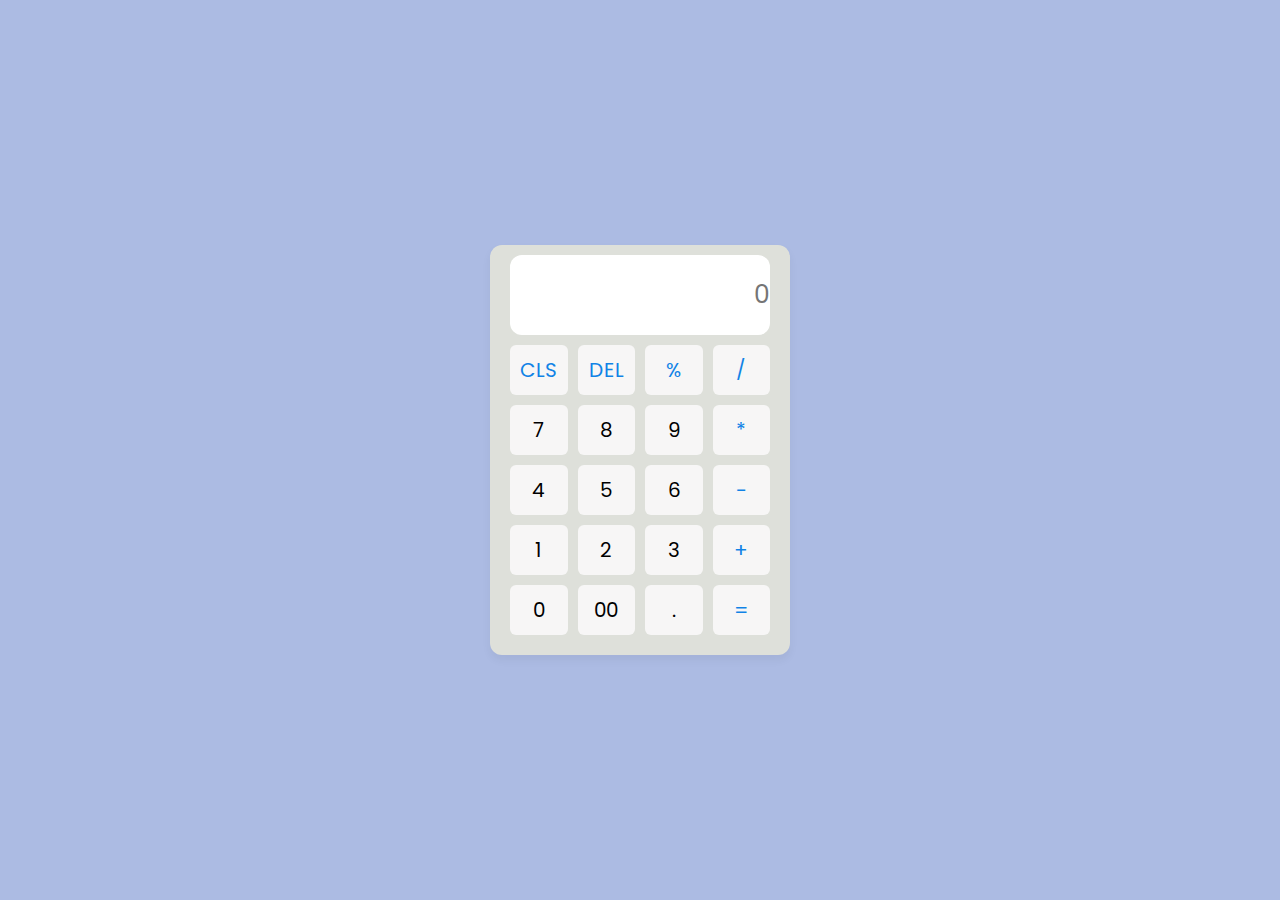
<file: codsoft/Calculator/index.html>
<!DOCTYPE html>
<html lang="en">
  <head>
    <meta charset="UTF-8" />
    <meta http-equiv="X-UA-Compatible" content="IE=edge" />
    <meta name="viewport" content="width=device-width, initial-scale=1.0" />
    <title>Calculator</title>
    <link rel="stylesheet" href="style.css" />
  </head>
  <body>
    <div class="container">
      <input type="text" placeholder="0" class="display" />

      <div class="buttons">
        <button class="operator" data-value="CLS">CLS</button>
        <button class="operator" data-value="DEL">DEL</button>
        <button class="operator" data-value="%">%</button>
        <button class="operator" data-value="/">/</button>

        <button data-value="7">7</button>
        <button data-value="8">8</button>
        <button data-value="9">9</button>
        <button class="operator" data-value="*">*</button>

        <button data-value="4">4</button>
        <button data-value="5">5</button>
        <button data-value="6">6</button>
        <button class="operator" data-value="-">-</button>

        <button data-value="1">1</button>
        <button data-value="2">2</button>
        <button data-value="3">3</button>
        <button class="operator" data-value="+">+</button>

        <button data-value="0">0</button>
        <button data-value="00">00</button>
        <button data-value=".">.</button>
        <button class="operator" data-value="=">=</button>
      </div>
    </div>

    <script src="script.js"></script>
  </body>
</html>
</file>
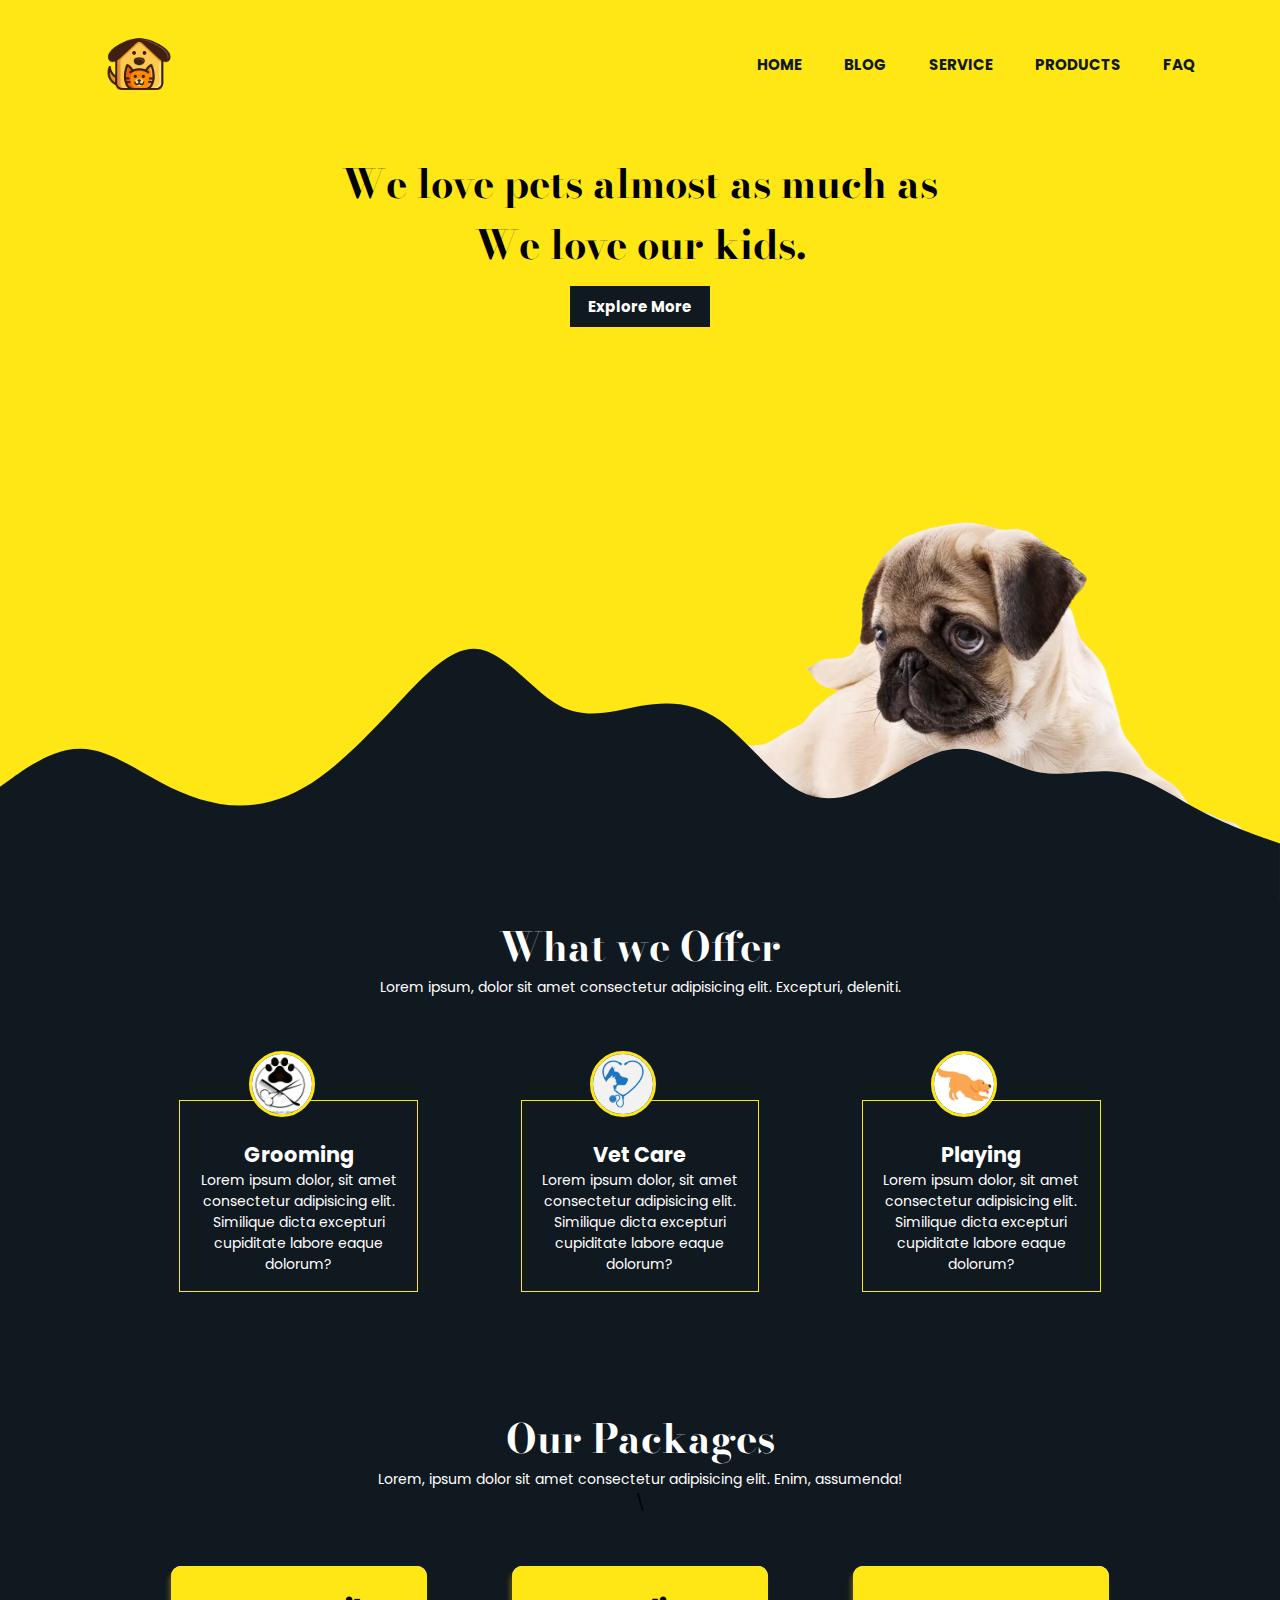
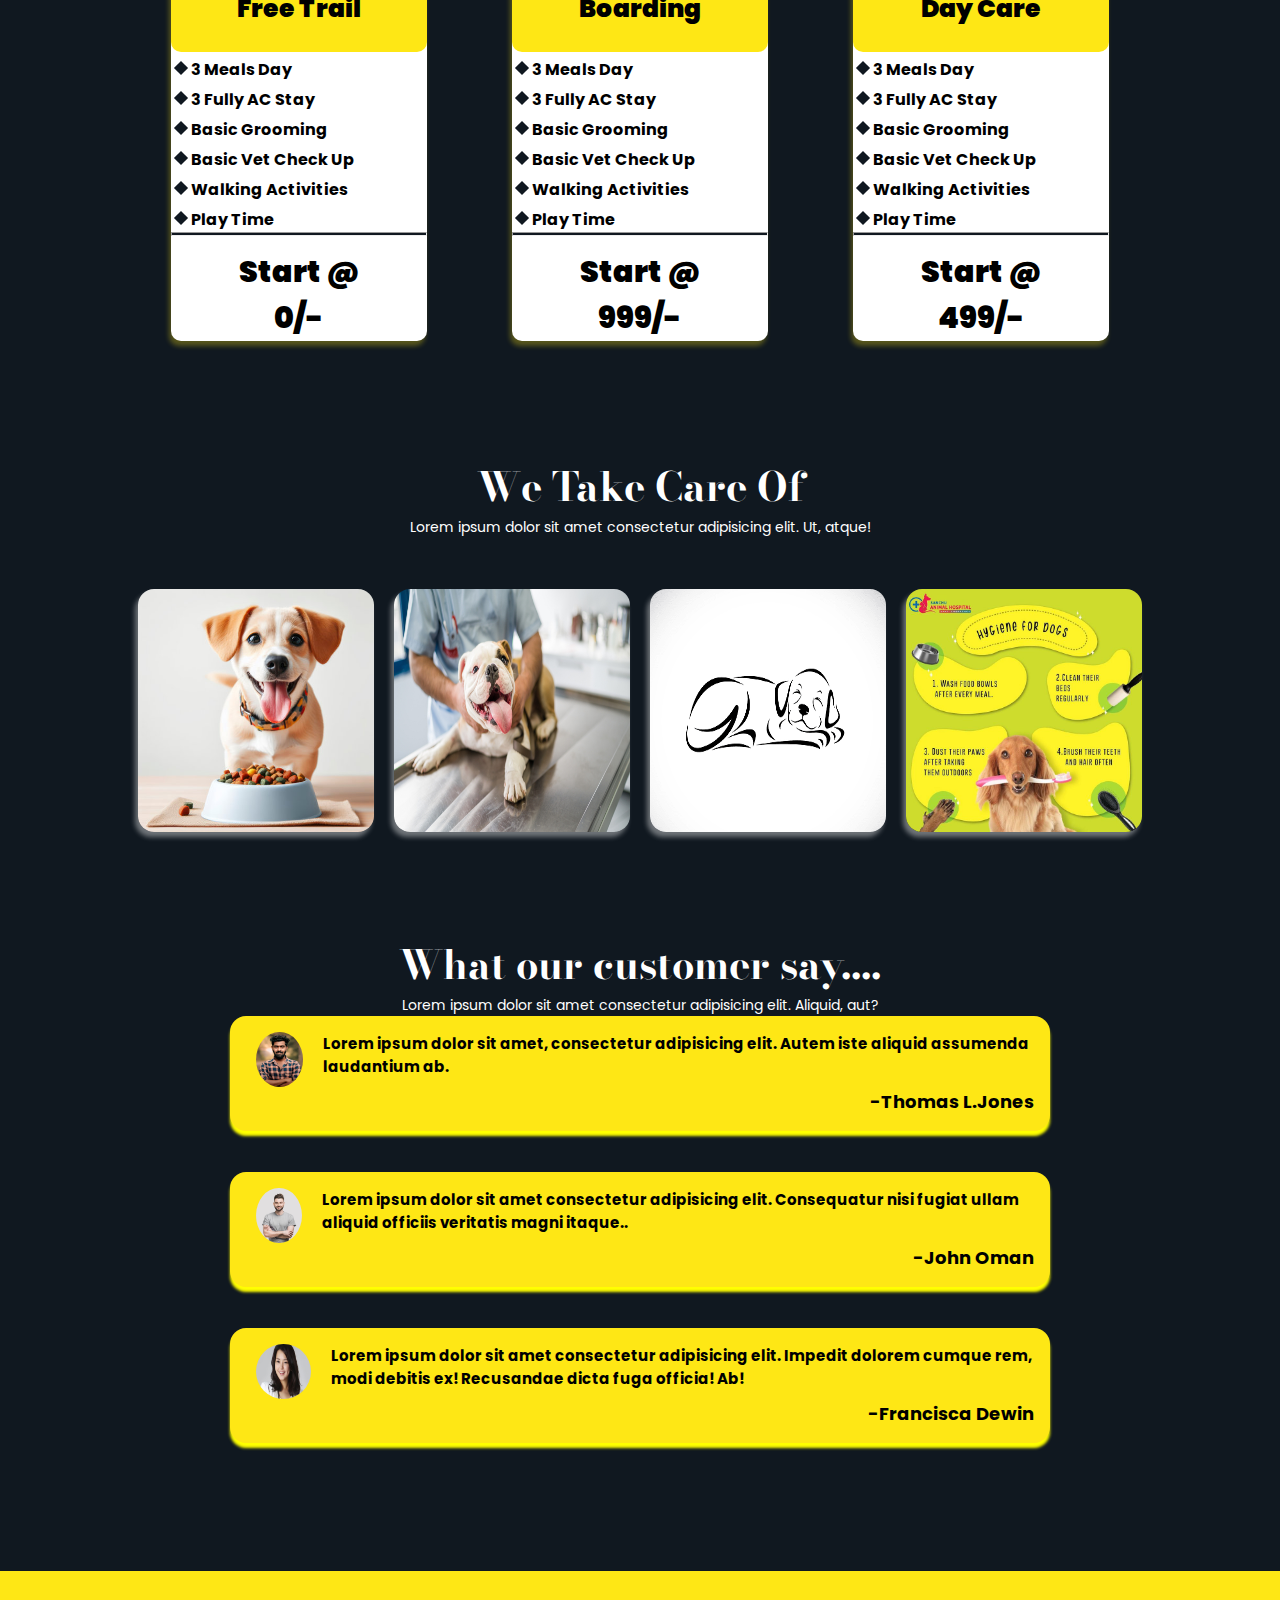
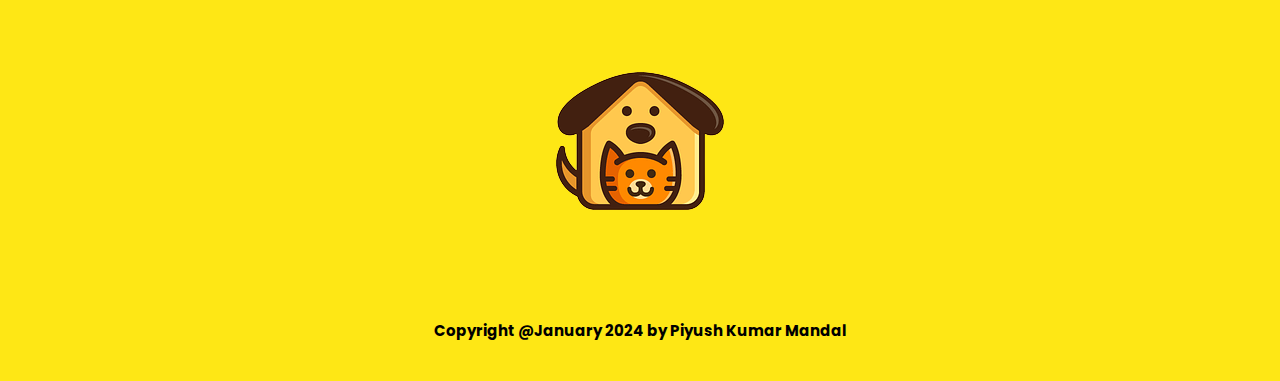
<file: codsoft/Landing Page/index.html>
<!DOCTYPE html>
<html lang="en">
  <head>
    <meta charset="UTF-8" />
    <meta name="viewport" content="width=device-width, initial-scale=1.0" />
    <title>Landing Page</title>
    <link rel="stylesheet" href="https://cdnjs.cloudflare.com/ajax/libs/font-awesome/6.4.2/css/all.min.css" integrity="sha512-z3gLpd7yknf1YoNbCzqRKc4qyor8gaKU1qmn+CShxbuBusANI9QpRohGBreCFkKxLhei6S9CQXFEbbKuqLg0DA==" crossorigin="anonymous" referrerpolicy="no-referrer" />
    <link rel="stylesheet" href="styles.css" />
    
  </head>
  <body>
    <div class="header">
      <nav>
        <img src="logo1.png" alt="logo" />
        <ul id="navbar">
          <li><a href="#">Home</a></li>
          <li><a href="#">Blog</a></li>
          <li><a href="#">service</a></li>
          <li><a href="#">Products</a></li>
          <li><a href="#">FAQ</a></li>
        </ul>
        <h1 class="menu">&#9776;</h1>
      </nav>
      <div class="main">
        <h1>We love pets almost as much as<br />We love our kids.</h1>
        <a href="#">Explore More</a>
      </div>
      <div class="right-box">
        <img src="1.2.png" alt="" />
      </div>
      <svg xmlns="http://www.w3.org/2000/svg" viewBox="0 0 1440 320">
        <path
          fill="#101820FF"
          fill-opacity="1"
          d="M0,192L15,181.3C30,171,60,149,90,149.3C120,149,150,171,180,186.7C210,203,240,213,270,213.3C300,213,330,203,360,181.3C390,160,420,128,450,96C480,64,510,32,540,37.3C570,43,600,85,630,101.3C660,117,690,107,720,101.3C750,96,780,96,810,117.3C840,139,870,181,900,197.3C930,213,960,203,990,186.7C1020,171,1050,149,1080,149.3C1110,149,1140,171,1170,176C1200,181,1230,171,1260,176C1290,181,1320,203,1350,218.7C1380,235,1410,245,1425,250.7L1440,256L1440,320L1425,320C1410,320,1380,320,1350,320C1320,320,1290,320,1260,320C1230,320,1200,320,1170,320C1140,320,1110,320,1080,320C1050,320,1020,320,990,320C960,320,930,320,900,320C870,320,840,320,810,320C780,320,750,320,720,320C690,320,660,320,630,320C600,320,570,320,540,320C510,320,480,320,450,320C420,320,390,320,360,320C330,320,300,320,270,320C240,320,210,320,180,320C150,320,120,320,90,320C60,320,30,320,15,320L0,320Z"
        ></path>
      </svg>
    </div>

    <div class="service">
      <h2>What we Offer</h2>
      <p>
        Lorem ipsum, dolor sit amet consectetur adipisicing elit. Excepturi,
        deleniti.
      </p>
      <div class="row">
         <div class="service-col">
               <div class="service-offer">
                  <img height="60px" width="25px" src="img11.webp" alt="" />
               </div>
             <h4>Grooming</h4>
              <p>
               Lorem ipsum dolor, sit amet consectetur adipisicing elit. Similique
               dicta excepturi cupiditate labore eaque dolorum?
              </p>
            </div>
            <div class="service-col">
              <div class="service-offer">
                 <img src="img3.jpg" alt="" />
                </div>
              <h4>Vet Care</h4>
               <p>
               Lorem ipsum dolor, sit amet consectetur adipisicing elit. Similique
             dicta excepturi cupiditate labore eaque dolorum?
             </p>
            </div>
            <div class="service-col">
               <div class="service-offer">
                <img src="img5.jpg" alt=""/>
               </div>
               <h4>Playing</h4>
              <p>
              Lorem ipsum dolor, sit amet consectetur adipisicing elit. Similique
              dicta excepturi cupiditate labore eaque dolorum?
             </p>
            </div>
        </div>
    </div>
    </div>
    <div class="package">
      <h2>Our Packages</h2>
      <p>Lorem, ipsum dolor sit amet consectetur adipisicing elit. Enim, assumenda!</p>\
      <div class="row">
        <div class="package-col">
          <div class="heading">
            Free Trail
          </div>
          <div class="list">
            <ul>
              <li>3 Meals Day</li>
              <li>3 Fully AC Stay</li>
              <li>Basic Grooming</li>
              <li>Basic Vet Check Up</li>
              <li>Walking Activities</li>
              <li>Play Time</li>
            </ul>
            <hr>
            <p>Start @<br>0/-</p>
          </div>
        </div>
        <div class="package-col">
          <div class="heading">
            Boarding
          </div>
          <div class="list">
            <ul>
              <li>3 Meals Day</li>
              <li>3 Fully AC Stay</li>
              <li>Basic Grooming</li>
              <li>Basic Vet Check Up</li>
              <li>Walking Activities</li>
              <li>Play Time</li>
            </ul>
            <hr>
            <p>Start @<br>999/-</p>
          </div>
        </div>
        <div class="package-col">
          <div class="heading">
            Day Care
          </div>
          <div class="list">
            <ul>
              <li>3 Meals Day</li>
              <li>3 Fully AC Stay</li>
              <li>Basic Grooming</li>
              <li>Basic Vet Check Up</li>
              <li>Walking Activities</li>
              <li>Play Time</li>
            </ul>
            <hr>
            <p>Start @<br>499/-</p>
          </div>
        </div>
      </div>
    </div>
    <div class="care">
      <h2>We Take Care Of</h2>
      <p>Lorem ipsum dolor sit amet consectetur adipisicing elit. Ut, atque!</p>
      <div class="row">
        <div class="care-col">
          <img src="food.jpg" alt="">
          <div class="overlay">
            <h3>Food</h3>
          </div>
        </div>
        <div class="care-col">
          <img src="health.jpg" alt="">
          <div class="overlay">
            <h3>Health</h3>
          </div>
        </div>
        <div class="care-col">
          <img src="sleep.png" alt="">
          <div class="overlay">
            <h3>Sleep</h3>
          </div>
        </div>
        <div class="care-col">
          <img src="hygine.jpg" alt="">
          <div class="overlay">
            <h3>Hygine</h3>
          </div>
        </div>
      </div>
      <div class="customer-say">
        <h2>What our customer say....</h2>
        <p>Lorem ipsum dolor sit amet consectetur adipisicing elit. Aliquid, aut?</p>
        <div class="customer-say-col">
          <img src="cust1.jpg" alt="">
          <p>Lorem ipsum dolor sit amet, consectetur adipisicing elit. Autem iste aliquid assumenda laudantium ab.<br><span>-Thomas L.Jones</span></p>
        </div>
        <div class="customer-say-col">
          <img src="cust2.jpg" alt="">
          <p>Lorem ipsum dolor sit amet consectetur adipisicing elit. Consequatur nisi fugiat ullam aliquid officiis veritatis magni itaque..<br><span>-John Oman</span></p>
        </div>
        <div class="customer-say-col">
          <img src="cust3.jpg" alt="">
          <p>Lorem ipsum dolor sit amet consectetur adipisicing elit. Impedit dolorem cumque rem, modi debitis ex! Recusandae dicta fuga officia! Ab!<br><span>-Francisca Dewin</span></p>
        </div>
      </div>
    </div>
    <div class="footer">
      <img src="logo1.png" alt="">
      <p>Copyright @January 2024 by Piyush Kumar Mandal </p>
      <div class="social-link">
        <i class="fab fa-instagram-square"></i>
        <i class="fab fa-facebook-f"></i>
        <i class="fab fa-twitter"></i>
        <i class="fab fa-youtube"></i>

      </div>
    </div>
    <script>
      let sideMenu=document.getElementById("navbar");
      let menu=document.querySelector(".menu");
      menu.addEventListener("click",()=>{
        if(sideMenu.style.right=="-350px"){
          sideMenu.style.right="0";
          menu.innerHTML="&#10006"
          menu.style.color="white"
        }
        else{
          sideMenu.style.right="-350px"
          menu.innerHTML="&#9776"
          menu.style.color="black"
        }
      });
    </script>
  </body>
</html>
</file>
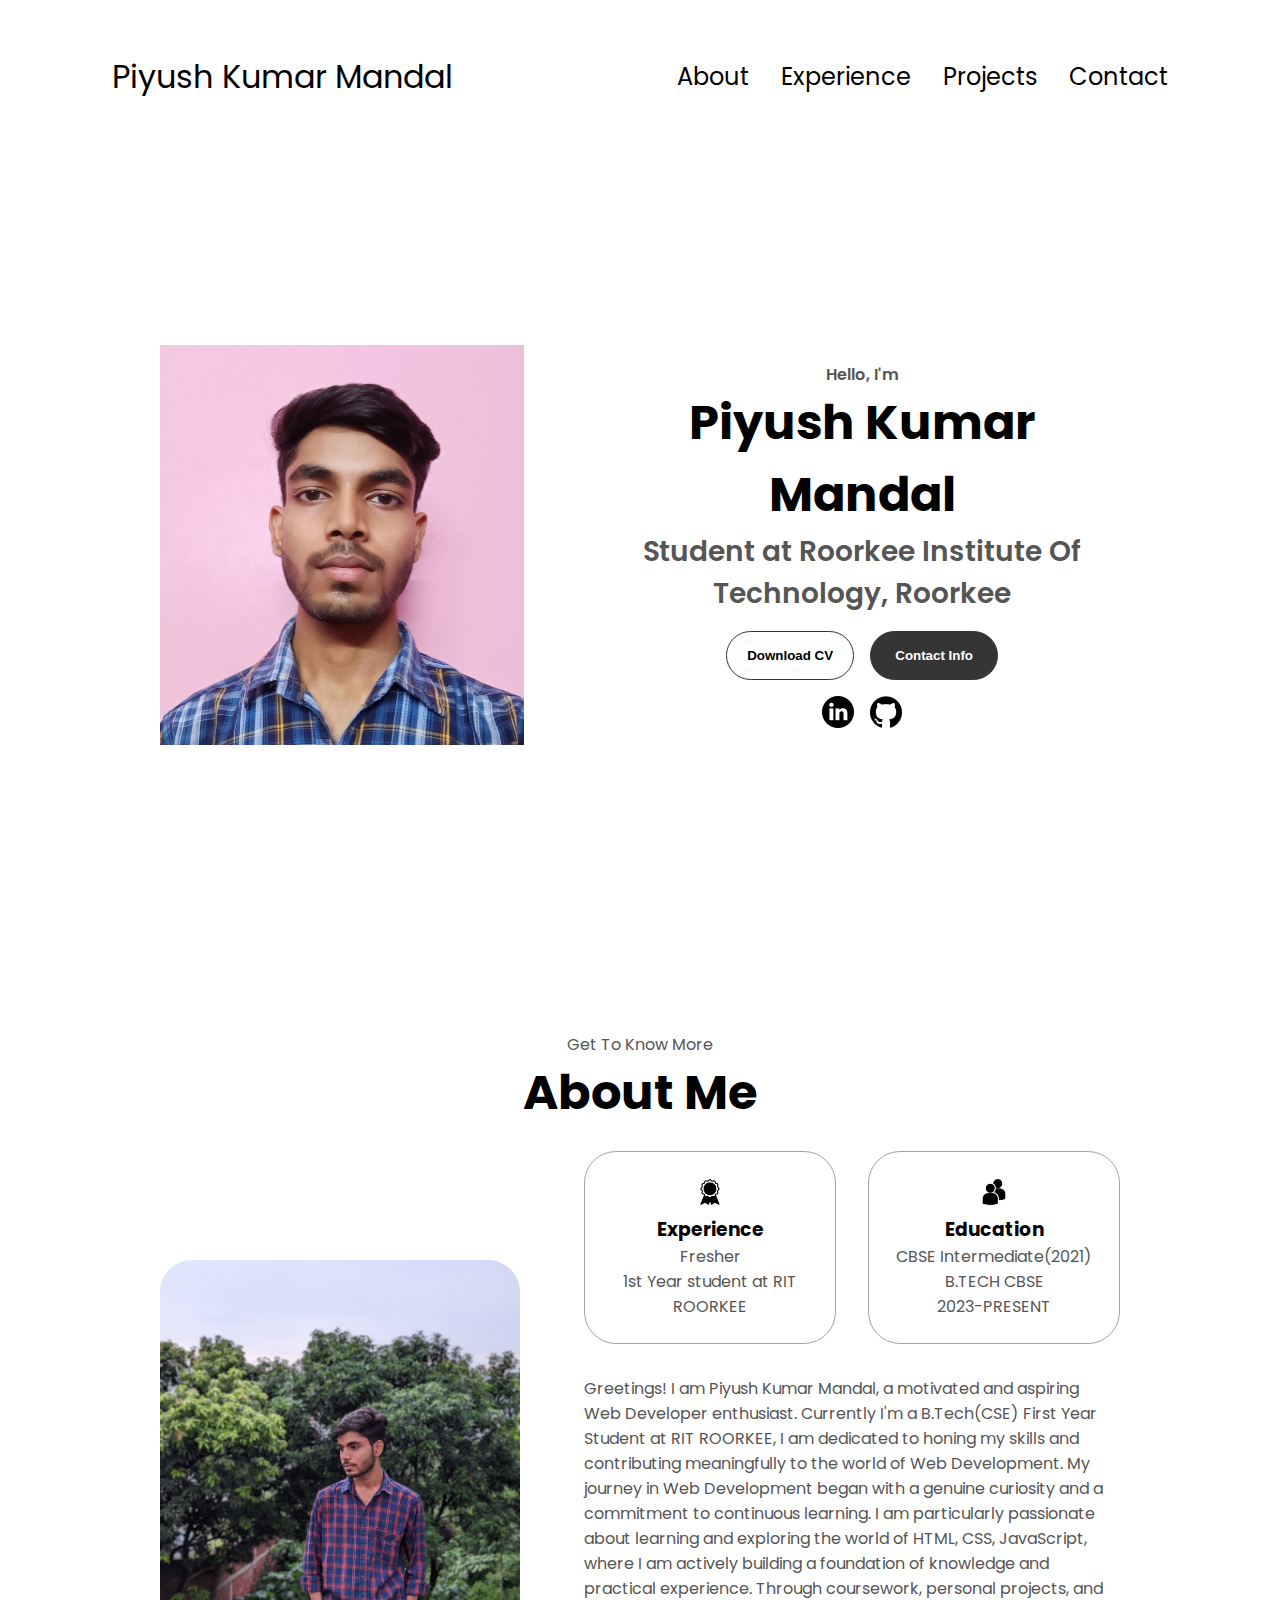
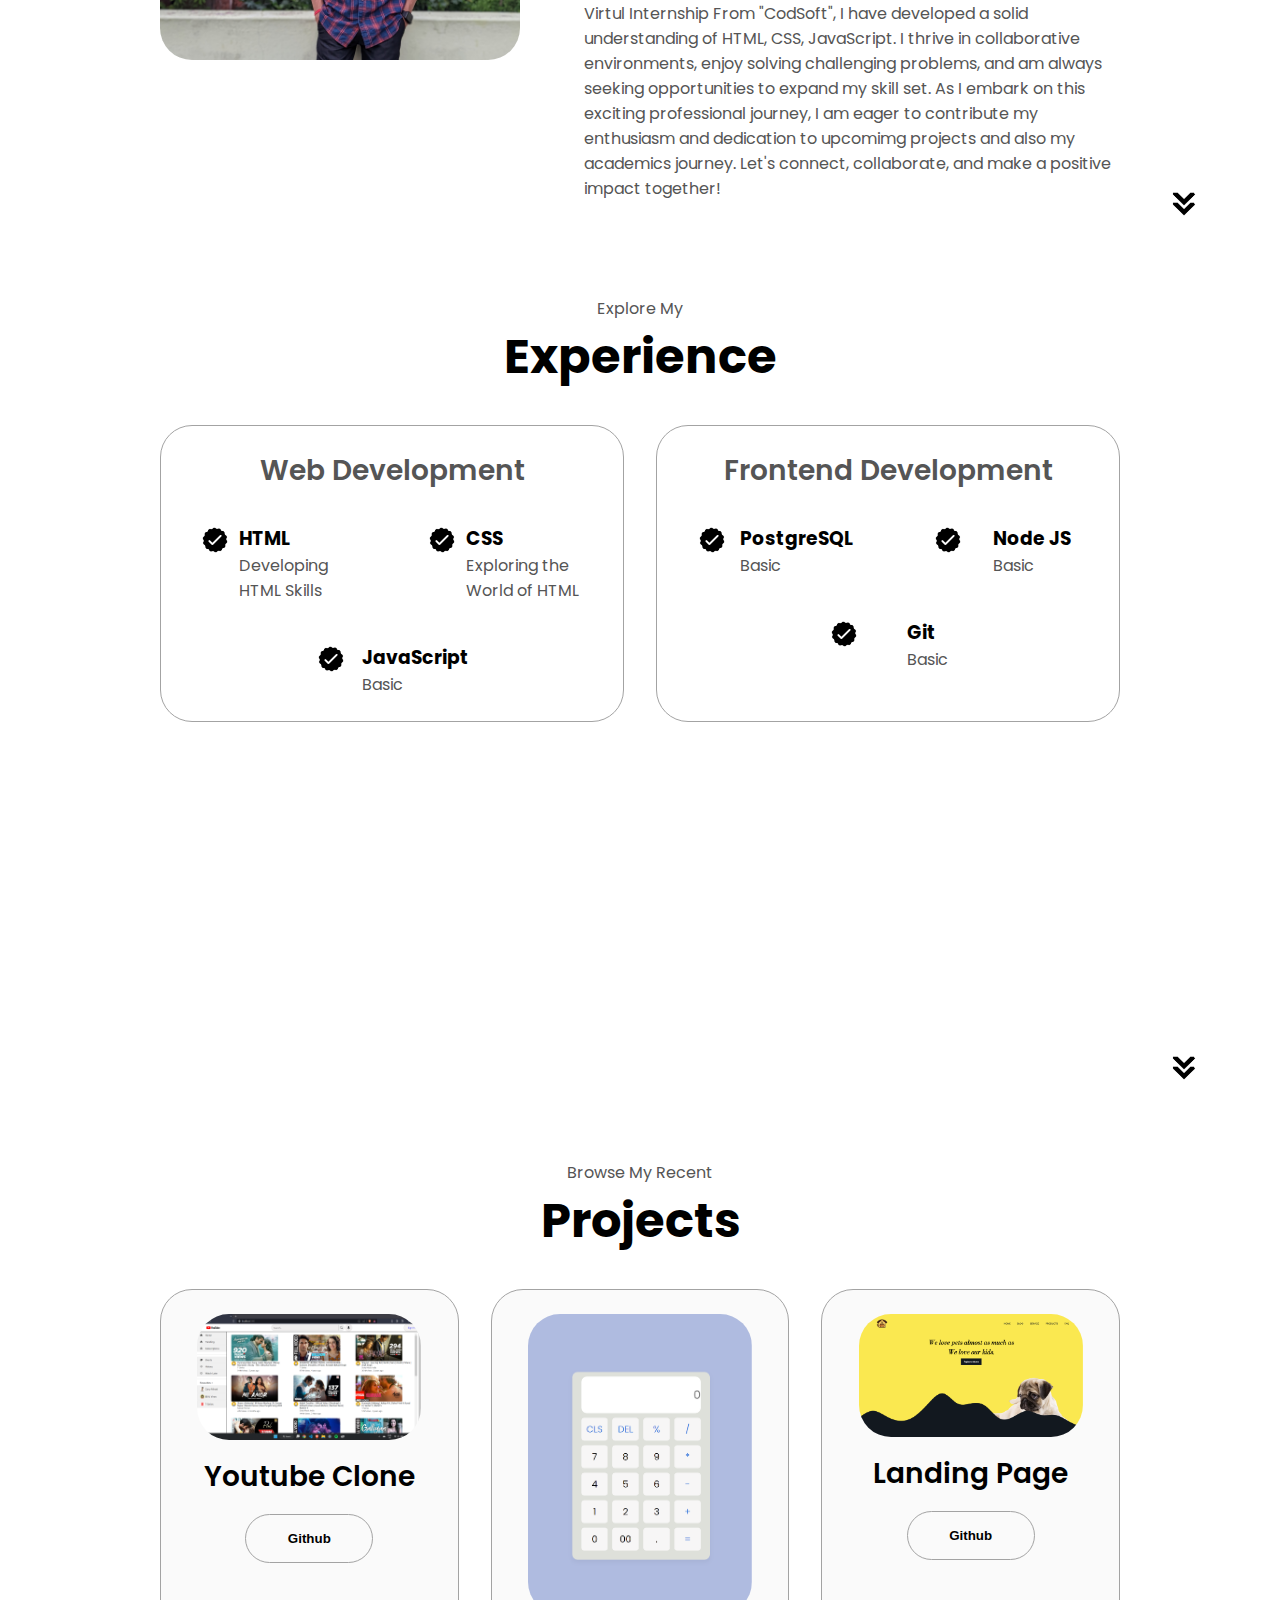
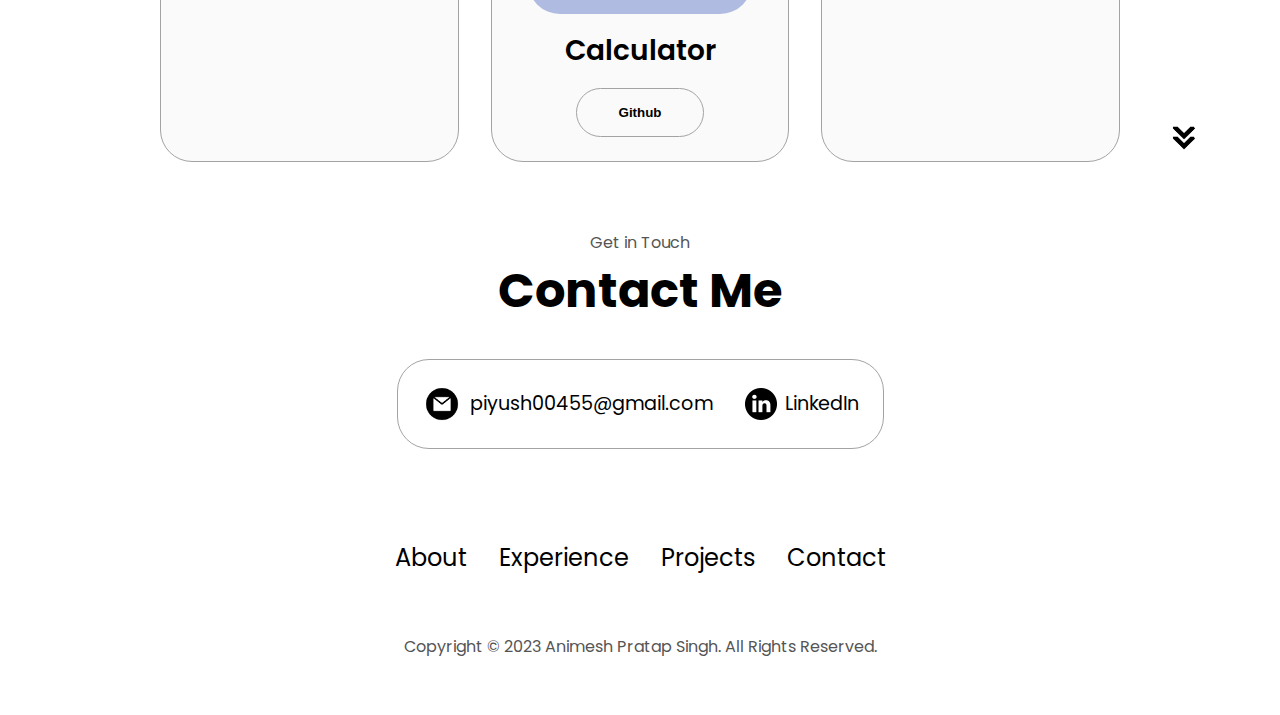
<file: codsoft/Portfolio/index.html>
<!DOCTYPE html>
<html lang="en">
  <head>
    <meta charset="UTF-8" />
    <meta http-equiv="X-UA-Compatible" content="IE=edge" />
    <meta name="viewport" content="width=device-width, initial-scale=1.0" />
    <title>My Portfolio</title>
    <link rel="stylesheet" href="style.css" />
    <link rel="stylesheet" href="mediaqueries.css" />
  </head>
  <body>
    <nav id="desktop-nav">
      <div class="logo">Piyush Kumar Mandal</div>
      <div>
        <ul class="nav-links">
          <li><a href="#about">About</a></li>
          <li><a href="#experience">Experience</a></li>
          <li><a href="#projects">Projects</a></li>
          <li><a href="#contact">Contact</a></li>
        </ul>
      </div>
    </nav>
    <nav id="hamburger-nav">
      <div class="logo">Piyush Kumar Mandal</div>
      <div class="hamburger-menu">
        <div class="hamburger-icon" onclick="toggleMenu()">
          <span></span>
          <span></span>
          <span></span>
        </div>
        <div class="menu-links">
          <li><a href="#about" onclick="toggleMenu()">About</a></li>
          <li><a href="#experience" onclick="toggleMenu()">Experience</a></li>
          <li><a href="#projects" onclick="toggleMenu()">Projects</a></li>
          <li><a href="#contact" onclick="toggleMenu()">Contact</a></li>
        </div>
      </div>
    </nav>
    <section id="profile">
      <div class="section__pic-container">
        <img src="./assets/profile-pic.jpg" alt="My profile picture" />
      </div>
      <div class="section__text">
        <p class="section__text__p1">Hello, I'm</p>
        <h1 class="title">Piyush Kumar Mandal</h1>
        <p class="section__text__p2">
          Student at Roorkee Institute Of Technology, Roorkee
        </p>
        <div class="btn-container">
          <button
            class="btn btn-color-2"
            onclick="window.open('./assets/resume-example.pdf')"
          >
            Download CV
          </button>
          <button class="btn btn-color-1" onclick="location.href='./#contact'">
            Contact Info
          </button>
        </div>
        <div id="socials-container">
          <img
            src="./assets/linkedin.png"
            alt="My LinkedIn profile"
            class="icon"
            onclick="location.href='https://www.linkedin.com/in/piyush-mandal-5b9b44261?utm_source=share&utm_campaign=share_via&utm_content=profile&utm_medium=android_app"
          />
          <img
            src="./assets/github.png"
            alt="My Github profile"
            class="icon"
            onclick="location.href='https://github.com/anianiani1'"
          />
        </div>
      </div>
    </section>
    <section id="about">
      <p class="section__text__p1">Get To Know More</p>
      <h1 class="title">About Me</h1>
      <div class="section-container">
        <div class="section__pic-container">
          <img
            src="./assets/about-pic.jpg"
            alt="Profile picture"
            class="about-pic"
          />
        </div>
        <div class="about-details-container">
          <div class="about-containers">
            <div class="details-container">
              <img
                src="./assets/experience.png"
                alt="Experience icon"
                class="icon"
              />
              <h3>Experience</h3>
              <p>Fresher<br />1st Year student at RIT ROORKEE</p>
            </div>
            <div class="details-container">
              <img
                src="./assets/education.png"
                alt="Education icon"
                class="icon"
              />
              <h3>Education</h3>
              <p>
                CBSE Intermediate(2021)<br />B.TECH CBSE<br />2023-PRESENT
              </p>
            </div>
          </div>
          <div class="text-container">
            <p>
              Greetings! I am Piyush Kumar Mandal, a motivated and aspiring Web Developer enthusiast. Currently 
              I'm a B.Tech(CSE) First Year Student at RIT ROORKEE, I am dedicated to honing my
              skills and contributing meaningfully to the world of Web Development. 
              My journey in Web Development began with a genuine curiosity and a commitment to 
              continuous learning. I am particularly passionate about learning and exploring the world of HTML, CSS, 
              JavaScript, where I am actively building a foundation of knowledge and practical experience. 
              Through coursework, personal projects, and Virtul Internship From "CodSoft", I have developed a 
              solid understanding of HTML, CSS, JavaScript. 
              I thrive in collaborative environments, enjoy solving challenging problems, and am always seeking 
              opportunities to expand my skill set. As I embark on this exciting professional journey, 
              I am eager to contribute my enthusiasm and dedication to upcomimg projects and also my academics journey.
              Let's connect, collaborate, and make a positive impact together!
            </p>
          </div>
        </div>
      </div>
      <img
        src="./assets/arrow.png"
        alt="Arrow icon"
        class="icon arrow"
        onclick="location.href='./#experience'"
      />
    </section>
    <section id="experience">
      <p class="section__text__p1">Explore My</p>
      <h1 class="title">Experience</h1>
      <div class="experience-details-container">
        <div class="about-containers">
          <div class="details-container">
            <h2 class="experience-sub-title">Web Development</h2>
            <div class="article-container">
              <article>
                <img
                  src="./assets/checkmark.png"
                  alt="Experience icon"
                  class="icon"
                />
                <div>
                  <h3>HTML</h3>
                  <p>Developing HTML Skills</p>
                </div>
              </article>
              <article>
                <img
                  src="./assets/checkmark.png"
                  alt="Experience icon"
                  class="icon"
                />
                <div>
                  <h3>CSS</h3>
                  <p>Exploring the World of HTML</p>
                </div>
              </article>
              <article>
                <img
                  src="./assets/checkmark.png"
                  alt="Experience icon"
                  class="icon"
                />
                <div>
                  <h3>JavaScript</h3>
                  <p>Basic</p>
                </div>
              </article>
            </div>
          </div>
          <div class="details-container">
            <h2 class="experience-sub-title">Frontend Development</h2>
            <div class="article-container">
              <article>
                <img
                  src="./assets/checkmark.png"
                  alt="Experience icon"
                  class="icon"
                />
                <div>
                  <h3>PostgreSQL</h3>
                  <p>Basic</p>
                </div>
              </article>
              <article>
                <img
                  src="./assets/checkmark.png"
                  alt="Experience icon"
                  class="icon"
                />
                <div>
                  <h3>Node JS</h3>
                  <p>Basic</p>
                </div>
              </article>

              <article>
                <img
                  src="./assets/checkmark.png"
                  alt="Experience icon"
                  class="icon"
                />
                <div>
                  <h3>Git</h3>
                  <p>Basic</p>
                </div>
              </article>
            </div>
          </div>
        </div>
      </div>
      <img
        src="./assets/arrow.png"
        alt="Arrow icon"
        class="icon arrow"
        onclick="location.href='./#projects'"
      />
    </section>
    <section id="projects">
      <p class="section__text__p1">Browse My Recent</p>
      <h1 class="title">Projects</h1>
      <div class="experience-details-container">
        <div class="about-containers">
          <div class="details-container color-container">
            <div class="article-container">
              <img
                src="./assets/project-1.png"
                alt="Project 1"
                class="project-img"
              />
            </div>
            <h2 class="experience-sub-title project-title">Youtube Clone</h2>
            <div class="btn-container">
              <button
                class="btn btn-color-2 project-btn"
                onclick="location.href='https://github.com/anianiani1/YoutubeClone'"
              >
                Github
              </button>
            </div>
          </div>
          <div class="details-container color-container">
            <div class="article-container">
              <img
                src="./assets/project-2.png"
                alt="Project 2"
                class="project-img"
              />
            </div>
            <h2 class="experience-sub-title project-title">Calculator</h2>
            <div class="btn-container">
              <button
                class="btn btn-color-2 project-btn"
                onclick="location.href='https://github.com/anianiani1/CodSoft/tree/Codsoft/Calculator'"
              >
                Github
            </div>
          </div>
          <div class="details-container color-container">
            <div class="article-container">
              <img
                src="./assets/project-3.png"
                alt="Project 3"
                class="project-img"
              />
            </div>
            <h2 class="experience-sub-title project-title">Landing Page</h2>
            <div class="btn-container">
              <button
                class="btn btn-color-2 project-btn"
                onclick="location.href='https://github.com/anianiani1/CodSoft/tree/Codsoft/Landing%20Page'"
              >
                Github
              </button>
            </div>
          </div>
        </div>
      </div>
      <img
        src="./assets/arrow.png"
        alt="Arrow icon"
        class="icon arrow"
        onclick="location.href='./#contact'"
      />
    </section>
    <section id="contact">
      <p class="section__text__p1">Get in Touch</p>
      <h1 class="title">Contact Me</h1>
      <div class="contact-info-upper-container">
        <div class="contact-info-container">
          <img
            src="./assets/email.png"
            alt="Email icon"
            class="icon contact-icon email-icon"
          />
          <p><a href="mailto:piyush00455@gmail.com">piyush00455@gmail.com</a></p>
        </div>
        <div class="contact-info-container">
          <img
            src="./assets/linkedin.png"
            alt="LinkedIn icon"
            class="icon contact-icon"
          />
          <p><a href="https://www.linkedin.com/in/piyush-mandal-5b9b44261?utm_source=share&utm_campaign=share_via&utm_content=profile&utm_medium=android_app">LinkedIn</a></p>
        </div>
      </div>
    </section>
    <footer>
      <nav>
        <div class="nav-links-container">
          <ul class="nav-links">
            <li><a href="#about">About</a></li>
            <li><a href="#experience">Experience</a></li>
            <li><a href="#projects">Projects</a></li>
            <li><a href="#contact">Contact</a></li>
          </ul>
        </div>
      </nav>
      <p>Copyright &#169; 2023 Animesh Pratap Singh. All Rights Reserved.</p>
    </footer>
    <script src="script.js"></script>
  </body>
</html>
</file>
<file: codsoft/Calculator/style.css>
@import url("https://fonts.googleapis.com/css2?family=Poppins:wght@300;400;500;600;700&display=swap");
* {
  margin: 0;
  padding: 0;
  box-sizing: border-box;
  font-family: "Poppins", sans-serif;
}
body {
  height: 100vh;
  display: flex;
  align-items: center;
  justify-content: center;
  background: #acbbe3;
}
.container {
  position: relative;
  max-width: 300px;
  width: 100%;
  border-radius: 12px;
  padding: 10px 20px 20px;
  background: #dee0da;
  box-shadow: 0 5px 10px rgba(0, 0, 0, 0.05);
}
.display {
  height: 80px;
  width: 100%;
  outline: none;
  border: none;
  border-radius: 12px;
  text-align: right;
  margin-bottom: 10px;
  font-size: 25px;
  color: #000e1a;
  pointer-events: none;
}
.buttons {
  display: grid;
  grid-gap: 10px;
  grid-template-columns: repeat(4, 1fr);
}
.buttons button {
  padding: 10px;
  border-radius: 6px;
  border: none;
  font-size: 20px;
  cursor: pointer;
  background-color: #f7f6f6;
}
.buttons button:active {
  transform: scale(0.99);
}
.operator {
  color: #1183e6;
}
button:hover {
  background-color: #e6b411;
  transform: scale(1.2);
}
</file>
<file: codsoft/Landing Page/styles.css>
@import url("https://fonts.googleapis.com/css2?family=Bodoni+Moda:ital,opsz@1,6..96&family=Poppins:wght@300&display=swap");
* {
  padding: 0;
  margin: 0;
}
:root {
  --primary-color: #101820ff;
  --secondary-color: #fee715ff;
}
body {
  background-color: var(--primary-color);
  font-family: "Poppins", sans-serif;
}
.header {
  height: 100vh;
  width: 100%;
  background-color: var(--secondary-color);
  position: relative;
}
.header nav {
  width: 90%;
  margin: auto;
  display: flex;
  justify-content: space-between;
  align-items: center;
  padding: 0.5rem 0 2rem;
}
.header .menu {
  font-size: 25px;
  display: none;
}
.header nav img {
  width: 150px;
}
.header nav ul {
  display: flex;
}
.header nav li {
  list-style: none;
  margin: 0 5px;
}
.header nav li a {
  text-decoration: none;
  text-transform: uppercase;
  padding: 0.2rem 1rem;
  font-size: 15px;
  font-weight: bold;
  color: var(--primary-color);
  position: relative;
  z-index: 1;
}
.header nav li a::before {
  content: "";
  width: 0%;
  height: 100%;
  position: absolute;
  top: 0;
  left: 0;
  background-color: var(--primary-color);
  border-radius: 20px;
  z-index: -1;
  transition: 0.3s linear;
}
.header nav li a:hover:before {
  width: 100%;
}
.header nav li a:hover {
  color: white;
}
.header .main {
  text-align: center;
}
.header .main h1 {
  font-size: 2.5rem;
  font-family: "Bodoni Moda", serif;
  margin-bottom: 1.2rem;
}
.header .main a {
  text-decoration: none;
  width: 350px;
  font-size: 15px;
  font-weight: bold;
  color: white;
  padding: 0.5rem 1rem;
  background-color: var(--primary-color);
  border: 2px solid var(--primary-color);
  transition: 0.5s;
}
.header .main a:hover {
  background: transparent;
  color: black;
}
svg {
  position: absolute;
  left: 0;
  bottom: 0;
  right: 0;
  left: 0;
  z-index: 3;
}
.header .right-box {
  position: absolute;
  right: 0;
  bottom: 0;
}
.header .right-box img {
  width: 100%;
}
.service {
  padding-top: 1rem;
  width: 80%;
  margin: auto;
  text-align: center;
}
h2 {
  font-size: 2.5rem;
  color: white;
  font-family: "Bodoni Moda", serif;
}
p {
  color: white;
  font-size: 14px;
}
.row {
  margin-top: 5%;
  display: flex;
  justify-content: space-around;
}
.service .service-col {
  flex-basis: 30%;
  border: 1px solid var(--secondary-color);
  color: white;
  margin: 5%;
  padding: 1rem 0.5rem;
  position: relative;
}
.service .service-offer {
  display: block;
  width: 60px;
  height: 60px;
  border: 3px solid var(--secondary-color);
  background-color: var(--primary-color);
  border-radius: 50%;
  pad: 10px;
  position: absolute;
  top: -50px;
  left: 50%;
  transform: translateX(-50px);
}
.service .service-offer img {
  width: 100%;
  border-radius: 50%;
}
.service h4 {
  font-size: 1.3rem;
  margin-top: 10%;
}
.package {
  padding-top: 5%;
  width: 80%;
  margin: auto;
  text-align: center;
}
.package .package-col {
  flex-basis: 25%;
  background: white;
  border-radius: 10px;
  margin-bottom: 5%;
  box-shadow: -2px 5px 5px rgba(254, 231, 21, 0.3);
}
.package .package-col .heading {
  border-radius: 10px;
  padding: 1.5rem;
  background-color: var(--secondary-color);
  font-size: 25px;
  font-weight: 900;
}
.package.package-col .list {
  margin-top: 10px;
  padding: 1rem 3rem;
}
.package-col li {
  list-style: none;
  text-align: left;
  margin-left: 20px;
  font-weight: bold;
  margin-top: 5px;
  position: relative;
}
.package-col li::before {
  content: "";
  width: 10px;
  height: 10px;
  background-color: var(--primary-color);
  transform: rotate(45deg);
  position: absolute;
  top: 25%;
  left: -15px;
}
.package-col hr {
  height: 2px;
  background-color: var(--primary-color);
}
.package-col p {
  margin-top: 5%;
  color: black;
  font-size: 30px;
  font-weight: 900;
}
.care {
  padding-top: 5%;
  width: 80%;
  margin: auto;
  text-align: center;
}
.care-col {
  flex-basis: 23%;
  margin-bottom: 5%;
  border-radius: 1rem;
  box-shadow: -3px 5px 5px rgba(255, 255, 255, 0.4);
  position: relative;
}
.care-col img {
  width: 100%;
  height: 100%;
  border-radius: 1rem;
}
.care .overlay {
  position: absolute;
  top: 0;
  left: 0;
  width: 100%;
  height: 0%;
  border-radius: 1rem;
  background: linear-gradient(rgba(0, 0, 0, 0.7), var(--secondary-color));
  transition: 0.5s;
}
.care-col:hover .overlay {
  height: 100%;
}
.overlay h3 {
  color: white;
  font-size: 2rem;
  font-family: "Bodoni Moda", serif;
  position: absolute;
  top: 50%;
  left: 50%;
  transform: translate(-50%, -50%);
  opacity: 0;
}
.overlay:hover h3 {
  opacity: 1;
}
.customer-say {
  padding-top: 5%;
  width: 80%;
  margin: auto;
  text-align: center;
}
.customer-say .customer-say-col {
  flex-basis: 25%;
  background-color: var(--secondary-color);
  border-radius: 1rem;
  padding: 1rem;
  margin-bottom: 5%;
  display: flex;
  box-shadow: 0px 5px 3px rgba(255, 255, 0.4);
  transition: 0.5s;
}
.customer-say-col img {
  height: 55px;
  width: 55px;
  border-radius: 50%;
  margin: 0 20px 0 10px;
}
.customer-say .customer-say-col:hover {
  transform: scale(1.1);
}
.customer-say .customer-say-col p {
  color: black;
  padding: 0;
  text-align: left;
  font-size: 15px;
  font-weight: bold;
}
.customer-say .customer-say-col span {
  display: block;
  margin-top: 10px;
  font-size: 18px;
  font-weight: bold;
  text-align: right;
}
.footer {
  margin-top: 10%;
  width: 100%;
  text-align: center;
  background-color: var(--secondary-color);
}
.footer img {
  padding: 1.3rem;
}
.footer p {
  color: black;
  font-size: 15px;
  font-weight: bold;
}
.social-link {
  width: 10%;
  margin: auto;
  padding: 1% 0 2%;
  font-size: 1.3rem;
  display: flex;
  justify-content: space-between;
}
@media (max-width: 800px) {
  .header nav {
    padding: 5rem;
  }
  .row {
    display: column;
  }
  .header nav ul {
    flex-direction: column;
    width: 350px;
    height: 100vh;
    position: absolute;
    top: 0;
    right: -350px;
    padding-top: 25%;
    background: rgba(16, 24, 32, 1);
    z-index: 1;
    transition: 1s;
  }
  .header nav ul li a {
    color: white;
    font-size: 1.5rem;
  }
  .header nav ul li {
    padding: 1.5rem;
    margin-top: 10%;
  }
  .header .menu {
    display: block;
    font-size: 2rem;
    position: absolute;
    top: 50px;
    right: 50px;
    z-index: 3;
  }
}
</file>
<file: codsoft/Portfolio/style.css>
@import url("https://fonts.googleapis.com/css2?family=Poppins:wght@300;400;500;600&display=swap");

* {
  margin: 0;
  padding: 0;
}

body {
  font-family: "Poppins", sans-serif;
}

html {
  scroll-behavior: smooth;
}

p {
  color: rgb(85, 85, 85);
}

a,
.btn {
  transition: all 300ms ease;
}

nav,
.nav-links {
  display: flex;
}

nav {
  justify-content: space-around;
  align-items: center;
  height: 17vh;
}

.nav-links {
  gap: 2rem;
  list-style: none;
  font-size: 1.5rem;
}

a {
  color: black;
  text-decoration: none;
  text-decoration-color: white;
}

a:hover {
  color: grey;
  text-decoration: underline;
  text-underline-offset: 1rem;
  text-decoration-color: rgb(181, 181, 181);
}

.logo {
  font-size: 2rem;
}

.logo:hover {
  cursor: default;
}

#hamburger-nav {
  display: none;
}

.hamburger-menu {
  position: relative;
  display: inline-block;
}

.hamburger-icon {
  display: flex;
  flex-direction: column;
  justify-content: space-between;
  height: 24px;
  width: 30px;
  cursor: pointer;
}

.hamburger-icon span {
  width: 100%;
  height: 2px;
  background-color: black;
  transition: all 0.3 ease-in-out;
}

.menu-links {
  position: absolute;
  top: 100%;
  right: 0;
  background-color: white;
  width: fit-content;
  max-height: 0;
  overflow: hidden;
  transition: all 0.3 ease-in-out;
}

.menu-links a {
  display: block;
  padding: 10px;
  text-align: center;
  font-size: 1.5rem;
  color: black;
  text-decoration: none;
  transition: all 0.3 ease-in-out;
}

.menu-links li {
  list-style: none;
}

.menu-links.open {
  max-height: 300px;
}

.hamburger-icon.open span:first-child {
  transform: rotate(45deg) translate(10px, 5px);
}

.hamburger-icon.open span:nth-child(2) {
  opacity: 0;
}

.hamburger-icon.open span:last-child {
  transform: rotate(-45deg) translate(10px, -5px);
}

.hamburger-icon span:first-child {
  transform: none;
}

.hamburger-icon span:first-child {
  opacity: 1;
}

.hamburger-icon span:first-child {
  transform: none;
}

section {
  padding-top: 4vh;
  height: 96vh;
  margin: 0 10rem;
  box-sizing: border-box;
  min-height: fit-content;
}

.section-container {
  display: flex;
}

#profile {
  display: flex;
  justify-content: center;
  gap: 5rem;
  height: 80vh;
}

.section__pic-container {
  display: flex;
  height: 400px;
  width: 400px;
  margin: auto 0;
}

.section__text {
  align-self: center;
  text-align: center;
}

.section__text p {
  font-weight: 600;
}

.section__text__p1 {
  text-align: center;
}

.section__text__p2 {
  font-size: 1.75rem;
  margin-bottom: 1rem;
}

.title {
  font-size: 3rem;
  text-align: center;
}

#socials-container {
  display: flex;
  justify-content: center;
  margin-top: 1rem;
  gap: 1rem;
}

.icon {
  cursor: pointer;
  height: 2rem;
}

.btn-container {
  display: flex;
  justify-content: center;
  gap: 1rem;
}

.btn {
  font-weight: 600;
  transition: all 300ms ease;
  padding: 1rem;
  width: 8rem;
  border-radius: 2rem;
}

.btn-color-1,
.btn-color-2 {
  border: rgb(53, 53, 53) 0.1rem solid;
}

.btn-color-1:hover,
.btn-color-2:hover {
  cursor: pointer;
}

.btn-color-1,
.btn-color-2:hover {
  background: rgb(53, 53, 53);
  color: white;
}

.btn-color-1:hover {
  background: rgb(0, 0, 0);
}

.btn-color-2 {
  background: none;
}

.btn-color-2:hover {
  border: rgb(255, 255, 255) 0.1rem solid;
}

.btn-container {
  gap: 1rem;
}

#about {
  position: relative;
}

.about-containers {
  gap: 2rem;
  margin-bottom: 2rem;
  margin-top: 2rem;
}

.about-details-container {
  justify-content: center;
  flex-direction: column;
}

.about-containers,
.about-details-container {
  display: flex;
}

.about-pic {
  border-radius: 2rem;
}

.arrow {
  position: absolute;
  right: -5rem;
  bottom: 2.5rem;
}

.details-container {
  padding: 1.5rem;
  flex: 1;
  background: white;
  border-radius: 2rem;
  border: rgb(53, 53, 53) 0.1rem solid;
  border-color: rgb(163, 163, 163);
  text-align: center;
}

.section-container {
  gap: 4rem;
  height: 80%;
}

.section__pic-container {
  height: 400px;
  width: 400px;
  margin: auto 0;
}

#experience {
  position: relative;
}

.experience-sub-title {
  color: rgb(85, 85, 85);
  font-weight: 600;
  font-size: 1.75rem;
  margin-bottom: 2rem;
}

.experience-details-container {
  display: flex;
  justify-content: center;
  flex-direction: column;
}

.article-container {
  display: flex;
  text-align: initial;
  flex-wrap: wrap;
  flex-direction: row;
  gap: 2.5rem;
  justify-content: space-around;
}

article {
  display: flex;
  width: 10rem;
  justify-content: space-around;
  gap: 0.5rem;
}

article .icon {
  cursor: default;
}

#projects {
  position: relative;
}

.color-container {
  border-color: rgb(163, 163, 163);
  background: rgb(250, 250, 250);
}

.project-img {
  border-radius: 2rem;
  width: 90%;
  height: 90%;
}

.project-title {
  margin: 1rem;
  color: black;
}

.project-btn {
  color: black;
  border-color: rgb(163, 163, 163);
}

#contact {
  display: flex;
  justify-content: center;
  flex-direction: column;
  height: 70vh;
}

.contact-info-upper-container {
  display: flex;
  justify-content: center;
  border-radius: 2rem;
  border: rgb(53, 53, 53) 0.1rem solid;
  border-color: rgb(163, 163, 163);
  background: (250, 250, 250);
  margin: 2rem auto;
  padding: 0.5rem;
}

.contact-info-container {
  display: flex;
  align-items: center;
  justify-content: center;
  gap: 0.5rem;
  margin: 1rem;
}

.contact-info-container p {
  font-size: larger;
}

.contact-icon {
  cursor: default;
}

.email-icon {
  height: 2.5rem;
}

footer {
  height: 26vh;
  margin: 0 1rem;
}

footer p {
  text-align: center;
}
</file>
<file: codsoft/Portfolio/mediaqueries.css>
@media screen and (max-width: 1400px) {
  #profile {
    height: 83vh;
    margin-bottom: 6rem;
  }
  .about-containers {
    flex-wrap: wrap;
  }
  #contact,
  #projects {
    height: fit-content;
  }
}

@media screen and (max-width: 1200px) {
  #desktop-nav {
    display: none;
  }
  #hamburger-nav {
    display: flex;
  }
  #experience,
  .experience-details-container {
    margin-top: 2rem;
  }
  #profile,
  .section-container {
    display: block;
  }
  .arrow {
    display: none;
  }
  section,
  .section-container {
    height: fit-content;
  }
  section {
    margin: 0 5%;
  }
  .section__pic-container {
    width: 275px;
    height: 275px;
    margin: 0 auto 2rem;
  }
  .about-containers {
    margin-top: 0;
  }
}

@media screen and (max-width: 600px) {
  #contact,
  footer {
    height: 40vh;
  }
  #profile {
    height: 83vh;
    margin-bottom: 0;
  }
  article {
    font-size: 1rem;
  }
  footer nav {
    height: fit-content;
    margin-bottom: 2rem;
  }
  .about-containers,
  .contact-info-upper-container,
  .btn-container {
    flex-wrap: wrap;
  }
  .contact-info-container {
    margin: 0;
  }
  .contact-info-container p,
  .nav-links li a {
    font-size: 1rem;
  }
  .experience-sub-title {
    font-size: 1.25rem;
  }
  .logo {
    font-size: 1.5rem;
  }
  .nav-links {
    flex-direction: column;
    gap: 0.5rem;
    text-align: center;
  }
  .section__pic-container {
    width: auto;
    height: 46vw;
    justify-content: center;
  }
  .section__text__p2 {
    font-size: 1.25rem;
  }
  .title {
    font-size: 2rem;
  }
  .text-container {
    text-align: justify;
  }
}
</file>
